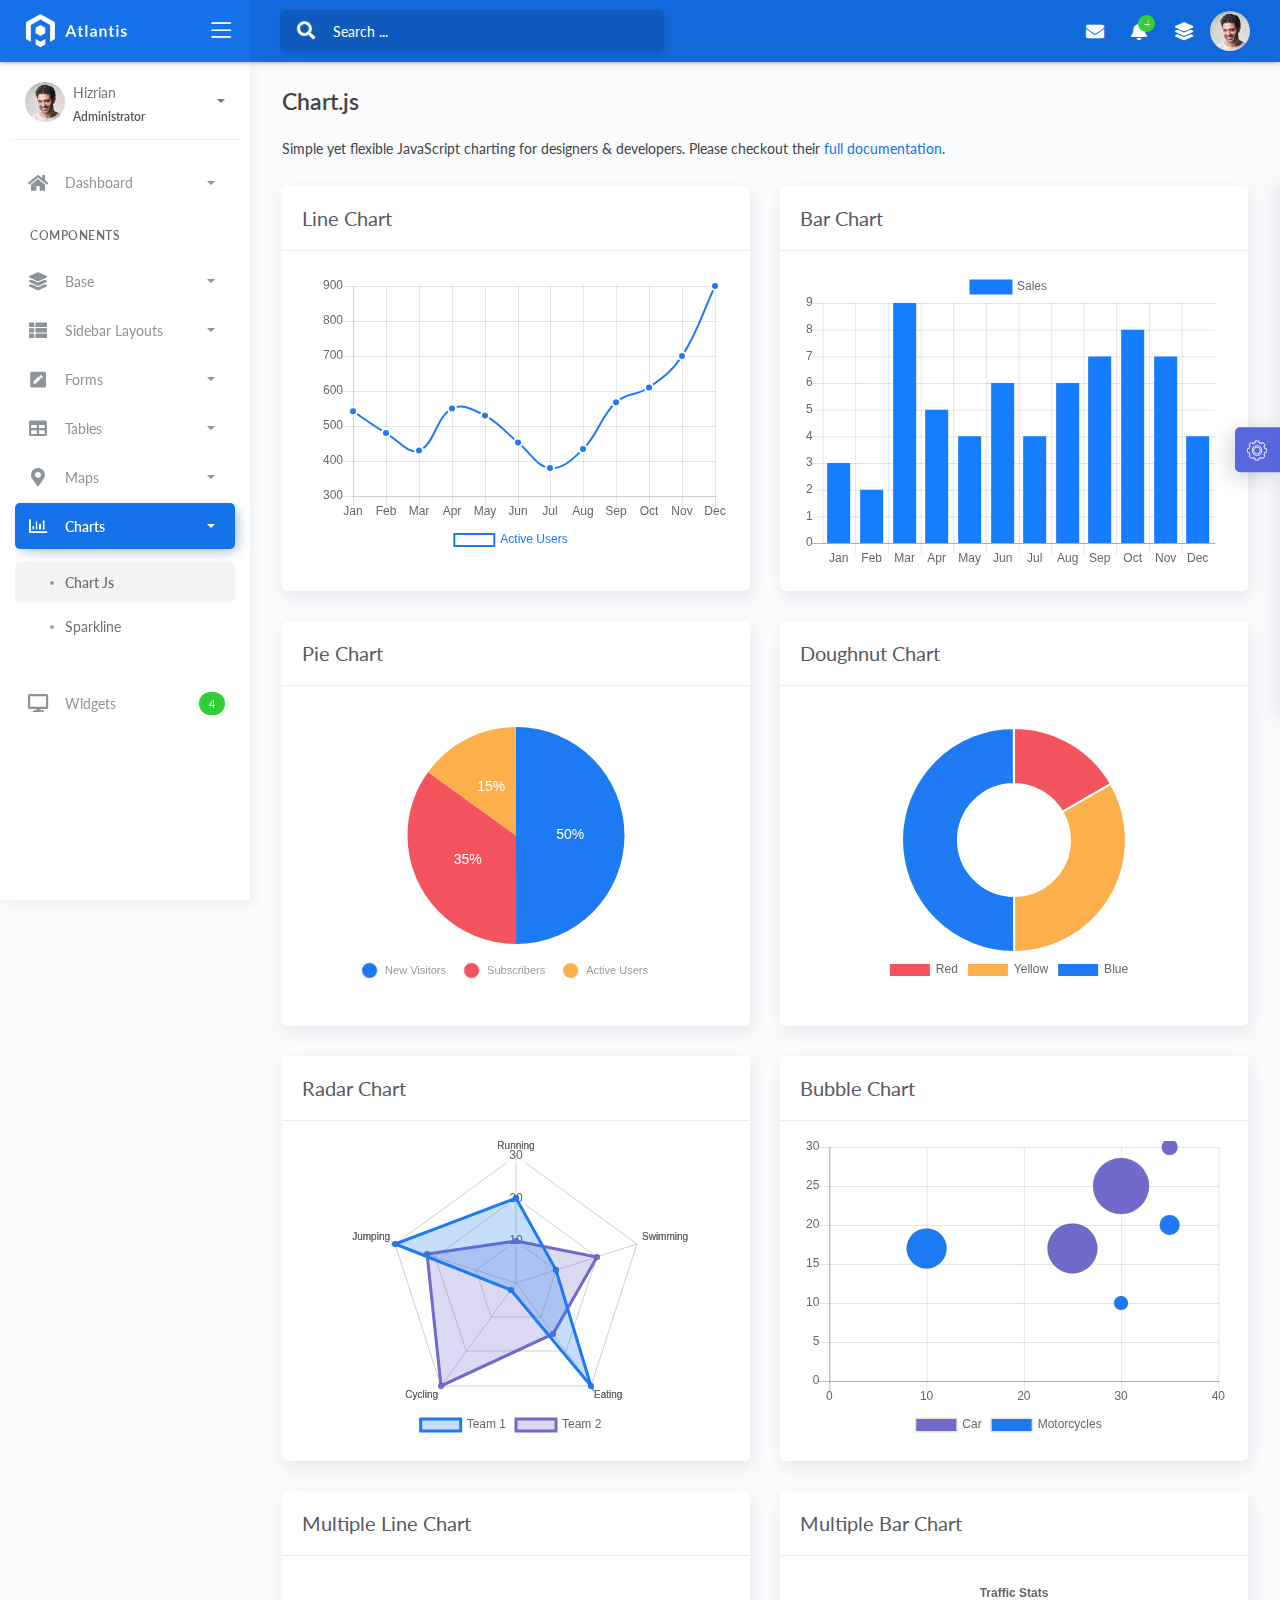
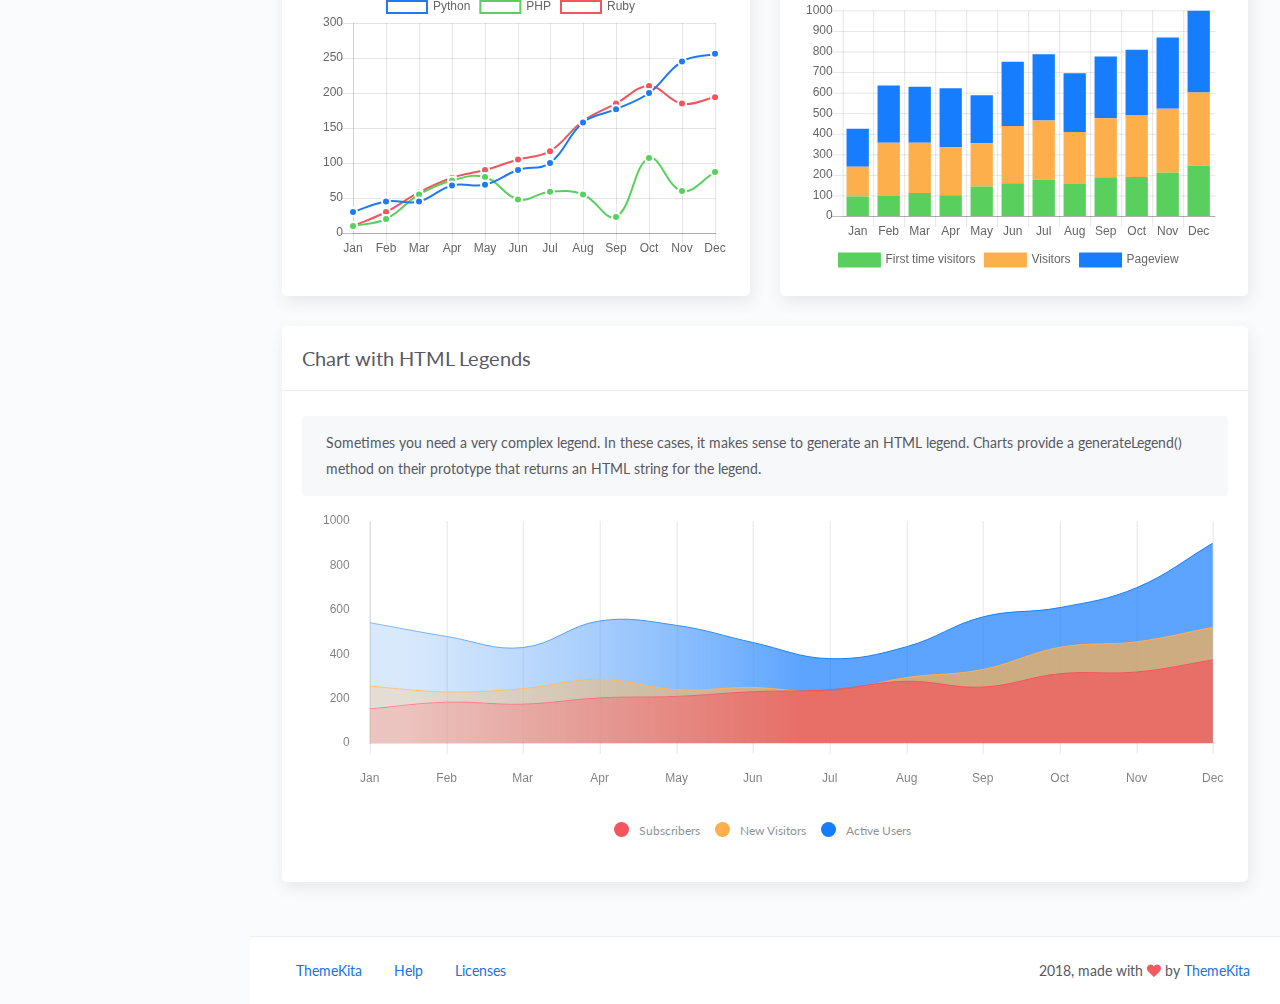
<file: charts/charts.html>
<!DOCTYPE html>
<html lang="en">
<head>
	<meta http-equiv="X-UA-Compatible" content="IE=edge" />
	<title>Atlantis Lite - Bootstrap 4 Admin Dashboard</title>
	<meta content='width=device-width, initial-scale=1.0, shrink-to-fit=no' name='viewport' />
	<link rel="icon" href="../../assets/img/icon.ico" type="image/x-icon"/>
	
	<!-- Fonts and icons -->
	<script src="../../assets/js/plugin/webfont/webfont.min.js"></script>
	<script>
		WebFont.load({
			google: {"families":["Lato:300,400,700,900"]},
			custom: {"families":["Flaticon", "Font Awesome 5 Solid", "Font Awesome 5 Regular", "Font Awesome 5 Brands", "simple-line-icons"], urls: ['../../assets/css/fonts.min.css']},
			active: function() {
				sessionStorage.fonts = true;
			}
		});
	</script>

	<!-- CSS Files -->
	<link rel="stylesheet" href="../../assets/css/bootstrap.min.css">
	<link rel="stylesheet" href="../../assets/css/atlantis.min.css">
	<!-- CSS Just for demo purpose, don't include it in your project -->
	<link rel="stylesheet" href="../../assets/css/demo.css">
</head>
<body>
	<div class="wrapper">
		<div class="main-header">
			<!-- Logo Header -->
			<div class="logo-header" data-background-color="blue">
				
				<a href="../index.html" class="logo">
					<img src="../../assets/img/logo.svg" alt="navbar brand" class="navbar-brand">
				</a>
				<button class="navbar-toggler sidenav-toggler ml-auto" type="button" data-toggle="collapse" data-target="collapse" aria-expanded="false" aria-label="Toggle navigation">
					<span class="navbar-toggler-icon">
						<i class="icon-menu"></i>
					</span>
				</button>
				<button class="topbar-toggler more"><i class="icon-options-vertical"></i></button>
				<div class="nav-toggle">
					<button class="btn btn-toggle toggle-sidebar">
						<i class="icon-menu"></i>
					</button>
				</div>
			</div>
			<!-- End Logo Header -->

			<!-- Navbar Header -->
			<nav class="navbar navbar-header navbar-expand-lg" data-background-color="blue2">
				
				<div class="container-fluid">
					<div class="collapse" id="search-nav">
						<form class="navbar-left navbar-form nav-search mr-md-3">
							<div class="input-group">
								<div class="input-group-prepend">
									<button type="submit" class="btn btn-search pr-1">
										<i class="fa fa-search search-icon"></i>
									</button>
								</div>
								<input type="text" placeholder="Search ..." class="form-control">
							</div>
						</form>
					</div>
					<ul class="navbar-nav topbar-nav ml-md-auto align-items-center">
						<li class="nav-item toggle-nav-search hidden-caret">
							<a class="nav-link" data-toggle="collapse" href="#search-nav" role="button" aria-expanded="false" aria-controls="search-nav">
								<i class="fa fa-search"></i>
							</a>
						</li>
						<li class="nav-item dropdown hidden-caret">
							<a class="nav-link dropdown-toggle" href="#" id="messageDropdown" role="button" data-toggle="dropdown" aria-haspopup="true" aria-expanded="false">
								<i class="fa fa-envelope"></i>
							</a>
							<ul class="dropdown-menu messages-notif-box animated fadeIn" aria-labelledby="messageDropdown">
								<li>
									<div class="dropdown-title d-flex justify-content-between align-items-center">
										Messages 									
										<a href="#" class="small">Mark all as read</a>
									</div>
								</li>
								<li>
									<div class="message-notif-scroll scrollbar-outer">
										<div class="notif-center">
											<a href="#">
												<div class="notif-img"> 
													<img src="../../assets/img/jm_denis.jpg" alt="Img Profile">
												</div>
												<div class="notif-content">
													<span class="subject">Jimmy Denis</span>
													<span class="block">
														How are you ?
													</span>
													<span class="time">5 minutes ago</span> 
												</div>
											</a>
											<a href="#">
												<div class="notif-img"> 
													<img src="../../assets/img/chadengle.jpg" alt="Img Profile">
												</div>
												<div class="notif-content">
													<span class="subject">Chad</span>
													<span class="block">
														Ok, Thanks !
													</span>
													<span class="time">12 minutes ago</span> 
												</div>
											</a>
											<a href="#">
												<div class="notif-img"> 
													<img src="../../assets/img/mlane.jpg" alt="Img Profile">
												</div>
												<div class="notif-content">
													<span class="subject">Jhon Doe</span>
													<span class="block">
														Ready for the meeting today...
													</span>
													<span class="time">12 minutes ago</span> 
												</div>
											</a>
											<a href="#">
												<div class="notif-img"> 
													<img src="../../assets/img/talha.jpg" alt="Img Profile">
												</div>
												<div class="notif-content">
													<span class="subject">Talha</span>
													<span class="block">
														Hi, Apa Kabar ?
													</span>
													<span class="time">17 minutes ago</span> 
												</div>
											</a>
										</div>
									</div>
								</li>
								<li>
									<a class="see-all" href="javascript:void(0);">See all messages<i class="fa fa-angle-right"></i> </a>
								</li>
							</ul>
						</li>
						<li class="nav-item dropdown hidden-caret">
							<a class="nav-link dropdown-toggle" href="#" id="notifDropdown" role="button" data-toggle="dropdown" aria-haspopup="true" aria-expanded="false">
								<i class="fa fa-bell"></i>
								<span class="notification">4</span>
							</a>
							<ul class="dropdown-menu notif-box animated fadeIn" aria-labelledby="notifDropdown">
								<li>
									<div class="dropdown-title">You have 4 new notification</div>
								</li>
								<li>
									<div class="notif-center">
										<a href="#">
											<div class="notif-icon notif-primary"> <i class="fa fa-user-plus"></i> </div>
											<div class="notif-content">
												<span class="block">
													New user registered
												</span>
												<span class="time">5 minutes ago</span> 
											</div>
										</a>
										<a href="#">
											<div class="notif-icon notif-success"> <i class="fa fa-comment"></i> </div>
											<div class="notif-content">
												<span class="block">
													Rahmad commented on Admin
												</span>
												<span class="time">12 minutes ago</span> 
											</div>
										</a>
										<a href="#">
											<div class="notif-img"> 
												<img src="../../assets/img/profile2.jpg" alt="Img Profile">
											</div>
											<div class="notif-content">
												<span class="block">
													Reza send messages to you
												</span>
												<span class="time">12 minutes ago</span> 
											</div>
										</a>
										<a href="#">
											<div class="notif-icon notif-danger"> <i class="fa fa-heart"></i> </div>
											<div class="notif-content">
												<span class="block">
													Farrah liked Admin
												</span>
												<span class="time">17 minutes ago</span> 
											</div>
										</a>
									</div>
								</li>
								<li>
									<a class="see-all" href="javascript:void(0);">See all notifications<i class="fa fa-angle-right"></i> </a>
								</li>
							</ul>
						</li>
						<li class="nav-item dropdown hidden-caret">
							<a class="nav-link" data-toggle="dropdown" href="#" aria-expanded="false">
								<i class="fas fa-layer-group"></i>
							</a>
							<div class="dropdown-menu quick-actions quick-actions-info animated fadeIn">
								<div class="quick-actions-header">
									<span class="title mb-1">Quick Actions</span>
									<span class="subtitle op-8">Shortcuts</span>
								</div>
								<div class="quick-actions-scroll scrollbar-outer">
									<div class="quick-actions-items">
										<div class="row m-0">
											<a class="col-6 col-md-4 p-0" href="#">
												<div class="quick-actions-item">
													<i class="flaticon-file-1"></i>
													<span class="text">Generated Report</span>
												</div>
											</a>
											<a class="col-6 col-md-4 p-0" href="#">
												<div class="quick-actions-item">
													<i class="flaticon-database"></i>
													<span class="text">Create New Database</span>
												</div>
											</a>
											<a class="col-6 col-md-4 p-0" href="#">
												<div class="quick-actions-item">
													<i class="flaticon-pen"></i>
													<span class="text">Create New Post</span>
												</div>
											</a>
											<a class="col-6 col-md-4 p-0" href="#">
												<div class="quick-actions-item">
													<i class="flaticon-interface-1"></i>
													<span class="text">Create New Task</span>
												</div>
											</a>
											<a class="col-6 col-md-4 p-0" href="#">
												<div class="quick-actions-item">
													<i class="flaticon-list"></i>
													<span class="text">Completed Tasks</span>
												</div>
											</a>
											<a class="col-6 col-md-4 p-0" href="#">
												<div class="quick-actions-item">
													<i class="flaticon-file"></i>
													<span class="text">Create New Invoice</span>
												</div>
											</a>
										</div>
									</div>
								</div>
							</div>
						</li>
						<li class="nav-item dropdown hidden-caret">
							<a class="dropdown-toggle profile-pic" data-toggle="dropdown" href="#" aria-expanded="false">
								<div class="avatar-sm">
									<img src="../../assets/img/profile.jpg" alt="..." class="avatar-img rounded-circle">
								</div>
							</a>
							<ul class="dropdown-menu dropdown-user animated fadeIn">
								<div class="dropdown-user-scroll scrollbar-outer">
									<li>
										<div class="user-box">
											<div class="avatar-lg"><img src="../../assets/img/profile.jpg" alt="image profile" class="avatar-img rounded"></div>
											<div class="u-text">
												<h4>Hizrian</h4>
												<p class="text-muted">hello@example.com</p><a href="profile.html" class="btn btn-xs btn-secondary btn-sm">View Profile</a>
											</div>
										</div>
									</li>
									<li>
										<div class="dropdown-divider"></div>
										<a class="dropdown-item" href="#">My Profile</a>
										<a class="dropdown-item" href="#">My Balance</a>
										<a class="dropdown-item" href="#">Inbox</a>
										<div class="dropdown-divider"></div>
										<a class="dropdown-item" href="#">Account Setting</a>
										<div class="dropdown-divider"></div>
										<a class="dropdown-item" href="#">Logout</a>
									</li>
								</div>
							</ul>
						</li>
					</ul>
				</div>
			</nav>
			<!-- End Navbar -->
		</div>
		<!-- Sidebar -->
		<div class="sidebar sidebar-style-2">
			
			<div class="sidebar-wrapper scrollbar scrollbar-inner">
				<div class="sidebar-content">
					<div class="user">
						<div class="avatar-sm float-left mr-2">
							<img src="../../assets/img/profile.jpg" alt="..." class="avatar-img rounded-circle">
						</div>
						<div class="info">
							<a data-toggle="collapse" href="#collapseExample" aria-expanded="true">
								<span>
									Hizrian
									<span class="user-level">Administrator</span>
									<span class="caret"></span>
								</span>
							</a>
							<div class="clearfix"></div>

							<div class="collapse in" id="collapseExample">
								<ul class="nav">
									<li>
										<a href="#profile">
											<span class="link-collapse">My Profile</span>
										</a>
									</li>
									<li>
										<a href="#edit">
											<span class="link-collapse">Edit Profile</span>
										</a>
									</li>
									<li>
										<a href="#settings">
											<span class="link-collapse">Settings</span>
										</a>
									</li>
								</ul>
							</div>
						</div>
					</div>
					<ul class="nav nav-primary">
						<li class="nav-item">
							<a data-toggle="collapse" href="#dashboard" class="collapsed" aria-expanded="false">
								<i class="fas fa-home"></i>
								<p>Dashboard</p>
								<span class="caret"></span>
							</a>
							<div class="collapse" id="dashboard">
								<ul class="nav nav-collapse">
									<li>
										<a href="../../demo1/index.html">
											<span class="sub-item">Dashboard 1</span>
										</a>
									</li>
									<li>
										<a href="../../demo2/index.html">
											<span class="sub-item">Dashboard 2</span>
										</a>
									</li>
								</ul>
							</div>
						</li>
						<li class="nav-section">
							<span class="sidebar-mini-icon">
								<i class="fa fa-ellipsis-h"></i>
							</span>
							<h4 class="text-section">Components</h4>
						</li>
						<li class="nav-item">
							<a data-toggle="collapse" href="#base">
								<i class="fas fa-layer-group"></i>
								<p>Base</p>
								<span class="caret"></span>
							</a>
							<div class="collapse" id="base">
								<ul class="nav nav-collapse">
									<li>
										<a href="../components/avatars.html">
											<span class="sub-item">Avatars</span>
										</a>
									</li>
									<li>
										<a href="../components/buttons.html">
											<span class="sub-item">Buttons</span>
										</a>
									</li>
									<li>
										<a href="../components/gridsystem.html">
											<span class="sub-item">Grid System</span>
										</a>
									</li>
									<li>
										<a href="../components/panels.html">
											<span class="sub-item">Panels</span>
										</a>
									</li>
									<li>
										<a href="../components/notifications.html">
											<span class="sub-item">Notifications</span>
										</a>
									</li>
									<li>
										<a href="../components/sweetalert.html">
											<span class="sub-item">Sweet Alert</span>
										</a>
									</li>
									<li>
										<a href="../components/font-awesome-icons.html">
											<span class="sub-item">Font Awesome Icons</span>
										</a>
									</li>
									<li>
										<a href="../components/simple-line-icons.html">
											<span class="sub-item">Simple Line Icons</span>
										</a>
									</li>
									<li>
										<a href="../components/flaticons.html">
											<span class="sub-item">Flaticons</span>
										</a>
									</li>
									<li>
										<a href="../components/typography.html">
											<span class="sub-item">Typography</span>
										</a>
									</li>
								</ul>
							</div>
						</li>
						<li class="nav-item">
							<a data-toggle="collapse" href="#sidebarLayouts">
								<i class="fas fa-th-list"></i>
								<p>Sidebar Layouts</p>
								<span class="caret"></span>
							</a>
							<div class="collapse" id="sidebarLayouts">
								<ul class="nav nav-collapse">
									<li>
										<a href="../sidebar-style-1.html">
											<span class="sub-item">Sidebar Style 1</span>
										</a>
									</li>
									<li>
										<a href="../overlay-sidebar.html">
											<span class="sub-item">Overlay Sidebar</span>
										</a>
									</li>
									<li>
										<a href="../compact-sidebar.html">
											<span class="sub-item">Compact Sidebar</span>
										</a>
									</li>
									<li>
										<a href="../static-sidebar.html">
											<span class="sub-item">Static Sidebar</span>
										</a>
									</li>
									<li>
										<a href="../icon-menu.html">
											<span class="sub-item">Icon Menu</span>
										</a>
									</li>
								</ul>
							</div>
						</li>
						<li class="nav-item">
							<a data-toggle="collapse" href="#forms">
								<i class="fas fa-pen-square"></i>
								<p>Forms</p>
								<span class="caret"></span>
							</a>
							<div class="collapse" id="forms">
								<ul class="nav nav-collapse">
									<li>
										<a href="../forms/forms.html">
											<span class="sub-item">Basic Form</span>
										</a>
									</li>
								</ul>
							</div>
						</li>
						<li class="nav-item">
							<a data-toggle="collapse" href="#tables">
								<i class="fas fa-table"></i>
								<p>Tables</p>
								<span class="caret"></span>
							</a>
							<div class="collapse" id="tables">
								<ul class="nav nav-collapse">
									<li>
										<a href="../tables/tables.html">
											<span class="sub-item">Basic Table</span>
										</a>
									</li>
									<li>
										<a href="../tables/datatables.html">
											<span class="sub-item">Datatables</span>
										</a>
									</li>
								</ul>
							</div>
						</li>
						<li class="nav-item">
							<a data-toggle="collapse" href="#maps">
								<i class="fas fa-map-marker-alt"></i>
								<p>Maps</p>
								<span class="caret"></span>
							</a>
							<div class="collapse" id="maps">
								<ul class="nav nav-collapse">
									<li>
										<a href="../maps/jqvmap.html">
											<span class="sub-item">JQVMap</span>
										</a>
									</li>
								</ul>
							</div>
						</li>
						<li class="nav-item active submenu">
							<a data-toggle="collapse" href="#charts">
								<i class="far fa-chart-bar"></i>
								<p>Charts</p>
								<span class="caret"></span>
							</a>
							<div class="collapse show" id="charts">
								<ul class="nav nav-collapse">
									<li class="active">
										<a href="../charts/charts.html">
											<span class="sub-item">Chart Js</span>
										</a>
									</li>
									<li>
										<a href="../charts/sparkline.html">
											<span class="sub-item">Sparkline</span>
										</a>
									</li>
								</ul>
							</div>
						</li>
						<li class="nav-item">
							<a href="../widgets.html">
								<i class="fas fa-desktop"></i>
								<p>Widgets</p>
								<span class="badge badge-success">4</span>
							</a>
						</li>
					</ul>
				</div>
			</div>
		</div>
		<div class="main-panel">
			<div class="content">
				<div class="page-inner">
					<h4 class="page-title">Chart.js</h4>
					<div class="page-category">Simple yet flexible JavaScript charting for designers & developers. Please checkout their <a href="https://www.chartjs.org/" target="_blank">full documentation</a>.</div>
					<div class="row">
						<div class="col-md-6">
							<div class="card">
								<div class="card-header">
									<div class="card-title">Line Chart</div>
								</div>
								<div class="card-body">
									<div class="chart-container">
										<canvas id="lineChart"></canvas>
									</div>
								</div>
							</div>
						</div>
						<div class="col-md-6">
							<div class="card">
								<div class="card-header">
									<div class="card-title">Bar Chart</div>
								</div>
								<div class="card-body">
									<div class="chart-container">
										<canvas id="barChart"></canvas>
									</div>
								</div>
							</div>
						</div>
						<div class="col-md-6">
							<div class="card">
								<div class="card-header">
									<div class="card-title">Pie Chart</div>
								</div>
								<div class="card-body">
									<div class="chart-container">
										<canvas id="pieChart" style="width: 50%; height: 50%"></canvas>
									</div>
								</div>
							</div>
						</div>
						<div class="col-md-6">
							<div class="card">
								<div class="card-header">
									<div class="card-title">Doughnut Chart</div>
								</div>
								<div class="card-body">
									<div class="chart-container">
										<canvas id="doughnutChart" style="width: 50%; height: 50%"></canvas>
									</div>
								</div>
							</div>
						</div>
						<div class="col-md-6">
							<div class="card">
								<div class="card-header">
									<div class="card-title">Radar Chart</div>
								</div>
								<div class="card-body">
									<div class="chart-container">
										<canvas id="radarChart"></canvas>
									</div>
								</div>
							</div>
						</div>
						<div class="col-md-6">
							<div class="card">
								<div class="card-header">
									<div class="card-title">Bubble Chart</div>
								</div>
								<div class="card-body">
									<div class="chart-container">
										<canvas id="bubbleChart"></canvas>
									</div>
								</div>
							</div>
						</div>
						<div class="col-md-6">
							<div class="card">
								<div class="card-header">
									<div class="card-title">Multiple Line Chart</div>
								</div>
								<div class="card-body">
									<div class="chart-container">
										<canvas id="multipleLineChart"></canvas>
									</div>
								</div>
							</div>
						</div>
						<div class="col-md-6">
							<div class="card">
								<div class="card-header">
									<div class="card-title">Multiple Bar Chart</div>
								</div>
								<div class="card-body">
									<div class="chart-container">
										<canvas id="multipleBarChart"></canvas>
									</div>
								</div>
							</div>
						</div>
						<div class="col-md-12">
							<div class="card">
								<div class="card-header">
									<div class="card-title">Chart with HTML Legends</div>
								</div>
								<div class="card-body">
									<div class="card-sub">
										Sometimes you need a very complex legend. In these cases, it makes sense to generate an HTML legend. Charts provide a generateLegend() method on their prototype that returns an HTML string for the legend.
									</div>
									<div class="chart-container">
										<canvas id="htmlLegendsChart"></canvas>
									</div>
									<div id="myChartLegend"></div>
								</div>
							</div>
						</div>
					</div>
				</div>
			</div>
			<footer class="footer">
				<div class="container-fluid">
					<nav class="pull-left">
						<ul class="nav">
							<li class="nav-item">
								<a class="nav-link" href="https://www.themekita.com">
									ThemeKita
								</a>
							</li>
							<li class="nav-item">
								<a class="nav-link" href="#">
									Help
								</a>
							</li>
							<li class="nav-item">
								<a class="nav-link" href="#">
									Licenses
								</a>
							</li>
						</ul>
					</nav>
					<div class="copyright ml-auto">
						2018, made with <i class="fa fa-heart heart text-danger"></i> by <a href="https://www.themekita.com">ThemeKita</a>
					</div>				
				</div>
			</footer>
		</div>
		
		<!-- Custom template | don't include it in your project! -->
		<div class="custom-template">
			<div class="title">Settings</div>
			<div class="custom-content">
				<div class="switcher">
					<div class="switch-block">
						<h4>Logo Header</h4>
						<div class="btnSwitch">
							<button type="button" class="changeLogoHeaderColor" data-color="dark"></button>
							<button type="button" class="selected changeLogoHeaderColor" data-color="blue"></button>
							<button type="button" class="changeLogoHeaderColor" data-color="purple"></button>
							<button type="button" class="changeLogoHeaderColor" data-color="light-blue"></button>
							<button type="button" class="changeLogoHeaderColor" data-color="green"></button>
							<button type="button" class="changeLogoHeaderColor" data-color="orange"></button>
							<button type="button" class="changeLogoHeaderColor" data-color="red"></button>
							<button type="button" class="changeLogoHeaderColor" data-color="white"></button>
							<br/>
							<button type="button" class="changeLogoHeaderColor" data-color="dark2"></button>
							<button type="button" class="changeLogoHeaderColor" data-color="blue2"></button>
							<button type="button" class="changeLogoHeaderColor" data-color="purple2"></button>
							<button type="button" class="changeLogoHeaderColor" data-color="light-blue2"></button>
							<button type="button" class="changeLogoHeaderColor" data-color="green2"></button>
							<button type="button" class="changeLogoHeaderColor" data-color="orange2"></button>
							<button type="button" class="changeLogoHeaderColor" data-color="red2"></button>
						</div>
					</div>
					<div class="switch-block">
						<h4>Navbar Header</h4>
						<div class="btnSwitch">
							<button type="button" class="changeTopBarColor" data-color="dark"></button>
							<button type="button" class="changeTopBarColor" data-color="blue"></button>
							<button type="button" class="changeTopBarColor" data-color="purple"></button>
							<button type="button" class="changeTopBarColor" data-color="light-blue"></button>
							<button type="button" class="changeTopBarColor" data-color="green"></button>
							<button type="button" class="changeTopBarColor" data-color="orange"></button>
							<button type="button" class="changeTopBarColor" data-color="red"></button>
							<button type="button" class="changeTopBarColor" data-color="white"></button>
							<br/>
							<button type="button" class="changeTopBarColor" data-color="dark2"></button>
							<button type="button" class="selected changeTopBarColor" data-color="blue2"></button>
							<button type="button" class="changeTopBarColor" data-color="purple2"></button>
							<button type="button" class="changeTopBarColor" data-color="light-blue2"></button>
							<button type="button" class="changeTopBarColor" data-color="green2"></button>
							<button type="button" class="changeTopBarColor" data-color="orange2"></button>
							<button type="button" class="changeTopBarColor" data-color="red2"></button>
						</div>
					</div>
					<div class="switch-block">
						<h4>Sidebar</h4>
						<div class="btnSwitch">
							<button type="button" class="selected changeSideBarColor" data-color="white"></button>
							<button type="button" class="changeSideBarColor" data-color="dark"></button>
							<button type="button" class="changeSideBarColor" data-color="dark2"></button>
						</div>
					</div>
					<div class="switch-block">
						<h4>Background</h4>
						<div class="btnSwitch">
							<button type="button" class="changeBackgroundColor" data-color="bg2"></button>
							<button type="button" class="changeBackgroundColor selected" data-color="bg1"></button>
							<button type="button" class="changeBackgroundColor" data-color="bg3"></button>
							<button type="button" class="changeBackgroundColor" data-color="dark"></button>
						</div>
					</div>
				</div>
			</div>
			<div class="custom-toggle">
				<i class="flaticon-settings"></i>
			</div>
		</div>
		<!-- End Custom template -->
	</div>
	<!--   Core JS Files   -->
	<script src="../../assets/js/core/jquery.3.2.1.min.js"></script>
	<script src="../../assets/js/core/popper.min.js"></script>
	<script src="../../assets/js/core/bootstrap.min.js"></script>
	<!-- jQuery UI -->
	<script src="../../assets/js/plugin/jquery-ui-1.12.1.custom/jquery-ui.min.js"></script>
	<script src="../../assets/js/plugin/jquery-ui-touch-punch/jquery.ui.touch-punch.min.js"></script>
	<!-- Chart JS -->
	<script src="../../assets/js/plugin/chart.js/chart.min.js"></script>
	
	<!-- jQuery Scrollbar -->
	<script src="../../assets/js/plugin/jquery-scrollbar/jquery.scrollbar.min.js"></script>
	<!-- Atlantis JS -->
	<script src="../../assets/js/atlantis.min.js"></script>
	<!-- Atlantis DEMO methods, don't include it in your project! -->
	<script src="../../assets/js/setting-demo2.js"></script>
	<script>
		var lineChart = document.getElementById('lineChart').getContext('2d'),
		barChart = document.getElementById('barChart').getContext('2d'),
		pieChart = document.getElementById('pieChart').getContext('2d'),
		doughnutChart = document.getElementById('doughnutChart').getContext('2d'),
		radarChart = document.getElementById('radarChart').getContext('2d'),
		bubbleChart = document.getElementById('bubbleChart').getContext('2d'),
		multipleLineChart = document.getElementById('multipleLineChart').getContext('2d'),
		multipleBarChart = document.getElementById('multipleBarChart').getContext('2d'),
		htmlLegendsChart = document.getElementById('htmlLegendsChart').getContext('2d');

		var myLineChart = new Chart(lineChart, {
			type: 'line',
			data: {
				labels: ["Jan", "Feb", "Mar", "Apr", "May", "Jun", "Jul", "Aug", "Sep", "Oct", "Nov", "Dec"],
				datasets: [{
					label: "Active Users",
					borderColor: "#1d7af3",
					pointBorderColor: "#FFF",
					pointBackgroundColor: "#1d7af3",
					pointBorderWidth: 2,
					pointHoverRadius: 4,
					pointHoverBorderWidth: 1,
					pointRadius: 4,
					backgroundColor: 'transparent',
					fill: true,
					borderWidth: 2,
					data: [542, 480, 430, 550, 530, 453, 380, 434, 568, 610, 700, 900]
				}]
			},
			options : {
				responsive: true, 
				maintainAspectRatio: false,
				legend: {
					position: 'bottom',
					labels : {
						padding: 10,
						fontColor: '#1d7af3',
					}
				},
				tooltips: {
					bodySpacing: 4,
					mode:"nearest",
					intersect: 0,
					position:"nearest",
					xPadding:10,
					yPadding:10,
					caretPadding:10
				},
				layout:{
					padding:{left:15,right:15,top:15,bottom:15}
				}
			}
		});

		var myBarChart = new Chart(barChart, {
			type: 'bar',
			data: {
				labels: ["Jan", "Feb", "Mar", "Apr", "May", "Jun", "Jul", "Aug", "Sep", "Oct", "Nov", "Dec"],
				datasets : [{
					label: "Sales",
					backgroundColor: 'rgb(23, 125, 255)',
					borderColor: 'rgb(23, 125, 255)',
					data: [3, 2, 9, 5, 4, 6, 4, 6, 7, 8, 7, 4],
				}],
			},
			options: {
				responsive: true, 
				maintainAspectRatio: false,
				scales: {
					yAxes: [{
						ticks: {
							beginAtZero:true
						}
					}]
				},
			}
		});

		var myPieChart = new Chart(pieChart, {
			type: 'pie',
			data: {
				datasets: [{
					data: [50, 35, 15],
					backgroundColor :["#1d7af3","#f3545d","#fdaf4b"],
					borderWidth: 0
				}],
				labels: ['New Visitors', 'Subscribers', 'Active Users'] 
			},
			options : {
				responsive: true, 
				maintainAspectRatio: false,
				legend: {
					position : 'bottom',
					labels : {
						fontColor: 'rgb(154, 154, 154)',
						fontSize: 11,
						usePointStyle : true,
						padding: 20
					}
				},
				pieceLabel: {
					render: 'percentage',
					fontColor: 'white',
					fontSize: 14,
				},
				tooltips: false,
				layout: {
					padding: {
						left: 20,
						right: 20,
						top: 20,
						bottom: 20
					}
				}
			}
		})

		var myDoughnutChart = new Chart(doughnutChart, {
			type: 'doughnut',
			data: {
				datasets: [{
					data: [10, 20, 30],
					backgroundColor: ['#f3545d','#fdaf4b','#1d7af3']
				}],

				labels: [
				'Red',
				'Yellow',
				'Blue'
				]
			},
			options: {
				responsive: true, 
				maintainAspectRatio: false,
				legend : {
					position: 'bottom'
				},
				layout: {
					padding: {
						left: 20,
						right: 20,
						top: 20,
						bottom: 20
					}
				}
			}
		});

		var myRadarChart = new Chart(radarChart, {
			type: 'radar',
			data: {
				labels: ['Running', 'Swimming', 'Eating', 'Cycling', 'Jumping'],
				datasets: [{
					data: [20, 10, 30, 2, 30],
					borderColor: '#1d7af3',
					backgroundColor : 'rgba(29, 122, 243, 0.25)',
					pointBackgroundColor: "#1d7af3",
					pointHoverRadius: 4,
					pointRadius: 3,
					label: 'Team 1'
				}, {
					data: [10, 20, 15, 30, 22],
					borderColor: '#716aca',
					backgroundColor: 'rgba(113, 106, 202, 0.25)',
					pointBackgroundColor: "#716aca",
					pointHoverRadius: 4,
					pointRadius: 3,
					label: 'Team 2'
				},
				]
			},
			options : {
				responsive: true, 
				maintainAspectRatio: false,
				legend : {
					position: 'bottom'
				}
			}
		});

		var myBubbleChart = new Chart(bubbleChart,{
			type: 'bubble',
			data: {
				datasets:[{
					label: "Car", 
					data:[{x:25,y:17,r:25},{x:30,y:25,r:28}, {x:35,y:30,r:8}], 
					backgroundColor:"#716aca"
				},
				{
					label: "Motorcycles", 
					data:[{x:10,y:17,r:20},{x:30,y:10,r:7}, {x:35,y:20,r:10}], 
					backgroundColor:"#1d7af3"
				}],
			},
			options: {
				responsive: true, 
				maintainAspectRatio: false,
				legend: {
					position: 'bottom'
				},
				scales: {
					yAxes: [{
						ticks: {
							beginAtZero:true
						}
					}],
					xAxes: [{
						ticks: {
							beginAtZero:true
						}
					}]
				},
			}
		});

		var myMultipleLineChart = new Chart(multipleLineChart, {
			type: 'line',
			data: {
				labels: ["Jan", "Feb", "Mar", "Apr", "May", "Jun", "Jul", "Aug", "Sep", "Oct", "Nov", "Dec"],
				datasets: [{
					label: "Python",
					borderColor: "#1d7af3",
					pointBorderColor: "#FFF",
					pointBackgroundColor: "#1d7af3",
					pointBorderWidth: 2,
					pointHoverRadius: 4,
					pointHoverBorderWidth: 1,
					pointRadius: 4,
					backgroundColor: 'transparent',
					fill: true,
					borderWidth: 2,
					data: [30, 45, 45, 68, 69, 90, 100, 158, 177, 200, 245, 256]
				},{
					label: "PHP",
					borderColor: "#59d05d",
					pointBorderColor: "#FFF",
					pointBackgroundColor: "#59d05d",
					pointBorderWidth: 2,
					pointHoverRadius: 4,
					pointHoverBorderWidth: 1,
					pointRadius: 4,
					backgroundColor: 'transparent',
					fill: true,
					borderWidth: 2,
					data: [10, 20, 55, 75, 80, 48, 59, 55, 23, 107, 60, 87]
				}, {
					label: "Ruby",
					borderColor: "#f3545d",
					pointBorderColor: "#FFF",
					pointBackgroundColor: "#f3545d",
					pointBorderWidth: 2,
					pointHoverRadius: 4,
					pointHoverBorderWidth: 1,
					pointRadius: 4,
					backgroundColor: 'transparent',
					fill: true,
					borderWidth: 2,
					data: [10, 30, 58, 79, 90, 105, 117, 160, 185, 210, 185, 194]
				}]
			},
			options : {
				responsive: true, 
				maintainAspectRatio: false,
				legend: {
					position: 'top',
				},
				tooltips: {
					bodySpacing: 4,
					mode:"nearest",
					intersect: 0,
					position:"nearest",
					xPadding:10,
					yPadding:10,
					caretPadding:10
				},
				layout:{
					padding:{left:15,right:15,top:15,bottom:15}
				}
			}
		});

		var myMultipleBarChart = new Chart(multipleBarChart, {
			type: 'bar',
			data: {
				labels: ["Jan", "Feb", "Mar", "Apr", "May", "Jun", "Jul", "Aug", "Sep", "Oct", "Nov", "Dec"],
				datasets : [{
					label: "First time visitors",
					backgroundColor: '#59d05d',
					borderColor: '#59d05d',
					data: [95, 100, 112, 101, 144, 159, 178, 156, 188, 190, 210, 245],
				},{
					label: "Visitors",
					backgroundColor: '#fdaf4b',
					borderColor: '#fdaf4b',
					data: [145, 256, 244, 233, 210, 279, 287, 253, 287, 299, 312,356],
				}, {
					label: "Pageview",
					backgroundColor: '#177dff',
					borderColor: '#177dff',
					data: [185, 279, 273, 287, 234, 312, 322, 286, 301, 320, 346, 399],
				}],
			},
			options: {
				responsive: true, 
				maintainAspectRatio: false,
				legend: {
					position : 'bottom'
				},
				title: {
					display: true,
					text: 'Traffic Stats'
				},
				tooltips: {
					mode: 'index',
					intersect: false
				},
				responsive: true,
				scales: {
					xAxes: [{
						stacked: true,
					}],
					yAxes: [{
						stacked: true
					}]
				}
			}
		});

		// Chart with HTML Legends

		var gradientStroke = htmlLegendsChart.createLinearGradient(500, 0, 100, 0);
		gradientStroke.addColorStop(0, '#177dff');
		gradientStroke.addColorStop(1, '#80b6f4');

		var gradientFill = htmlLegendsChart.createLinearGradient(500, 0, 100, 0);
		gradientFill.addColorStop(0, "rgba(23, 125, 255, 0.7)");
		gradientFill.addColorStop(1, "rgba(128, 182, 244, 0.3)");

		var gradientStroke2 = htmlLegendsChart.createLinearGradient(500, 0, 100, 0);
		gradientStroke2.addColorStop(0, '#f3545d');
		gradientStroke2.addColorStop(1, '#ff8990');

		var gradientFill2 = htmlLegendsChart.createLinearGradient(500, 0, 100, 0);
		gradientFill2.addColorStop(0, "rgba(243, 84, 93, 0.7)");
		gradientFill2.addColorStop(1, "rgba(255, 137, 144, 0.3)");

		var gradientStroke3 = htmlLegendsChart.createLinearGradient(500, 0, 100, 0);
		gradientStroke3.addColorStop(0, '#fdaf4b');
		gradientStroke3.addColorStop(1, '#ffc478');

		var gradientFill3 = htmlLegendsChart.createLinearGradient(500, 0, 100, 0);
		gradientFill3.addColorStop(0, "rgba(253, 175, 75, 0.7)");
		gradientFill3.addColorStop(1, "rgba(255, 196, 120, 0.3)");

		var myHtmlLegendsChart = new Chart(htmlLegendsChart, {
			type: 'line',
			data: {
				labels: ["Jan", "Feb", "Mar", "Apr", "May", "Jun", "Jul", "Aug", "Sep", "Oct", "Nov", "Dec"],
				datasets: [ {
					label: "Subscribers",
					borderColor: gradientStroke2,
					pointBackgroundColor: gradientStroke2,
					pointRadius: 0,
					backgroundColor: gradientFill2,
					legendColor: '#f3545d',
					fill: true,
					borderWidth: 1,
					data: [154, 184, 175, 203, 210, 231, 240, 278, 252, 312, 320, 374]
				}, {
					label: "New Visitors",
					borderColor: gradientStroke3,
					pointBackgroundColor: gradientStroke3,
					pointRadius: 0,
					backgroundColor: gradientFill3,
					legendColor: '#fdaf4b',
					fill: true,
					borderWidth: 1,
					data: [256, 230, 245, 287, 240, 250, 230, 295, 331, 431, 456, 521]
				}, {
					label: "Active Users",
					borderColor: gradientStroke,
					pointBackgroundColor: gradientStroke,
					pointRadius: 0,
					backgroundColor: gradientFill,
					legendColor: '#177dff',
					fill: true,
					borderWidth: 1,
					data: [542, 480, 430, 550, 530, 453, 380, 434, 568, 610, 700, 900]
				}]
			},
			options : {
				responsive: true, 
				maintainAspectRatio: false,
				legend: {
					display: false
				},
				tooltips: {
					bodySpacing: 4,
					mode:"nearest",
					intersect: 0,
					position:"nearest",
					xPadding:10,
					yPadding:10,
					caretPadding:10
				},
				layout:{
					padding:{left:15,right:15,top:15,bottom:15}
				},
				scales: {
					yAxes: [{
						ticks: {
							fontColor: "rgba(0,0,0,0.5)",
							fontStyle: "500",
							beginAtZero: false,
							maxTicksLimit: 5,
							padding: 20
						},
						gridLines: {
							drawTicks: false,
							display: false
						}
					}],
					xAxes: [{
						gridLines: {
							zeroLineColor: "transparent"
						},
						ticks: {
							padding: 20,
							fontColor: "rgba(0,0,0,0.5)",
							fontStyle: "500"
						}
					}]
				}, 
				legendCallback: function(chart) { 
					var text = []; 
					text.push('<ul class="' + chart.id + '-legend html-legend">'); 
					for (var i = 0; i < chart.data.datasets.length; i++) { 
						text.push('<li><span style="background-color:' + chart.data.datasets[i].legendColor + '"></span>'); 
						if (chart.data.datasets[i].label) { 
							text.push(chart.data.datasets[i].label); 
						} 
						text.push('</li>'); 
					} 
					text.push('</ul>'); 
					return text.join(''); 
				}  
			}
		});

		var myLegendContainer = document.getElementById("myChartLegend");

		// generate HTML legend
		myLegendContainer.innerHTML = myHtmlLegendsChart.generateLegend();

		// bind onClick event to all LI-tags of the legend
		var legendItems = myLegendContainer.getElementsByTagName('li');
		for (var i = 0; i < legendItems.length; i += 1) {
			legendItems[i].addEventListener("click", legendClickCallback, false);
		}

	</script>


</body>
</html>
</file>
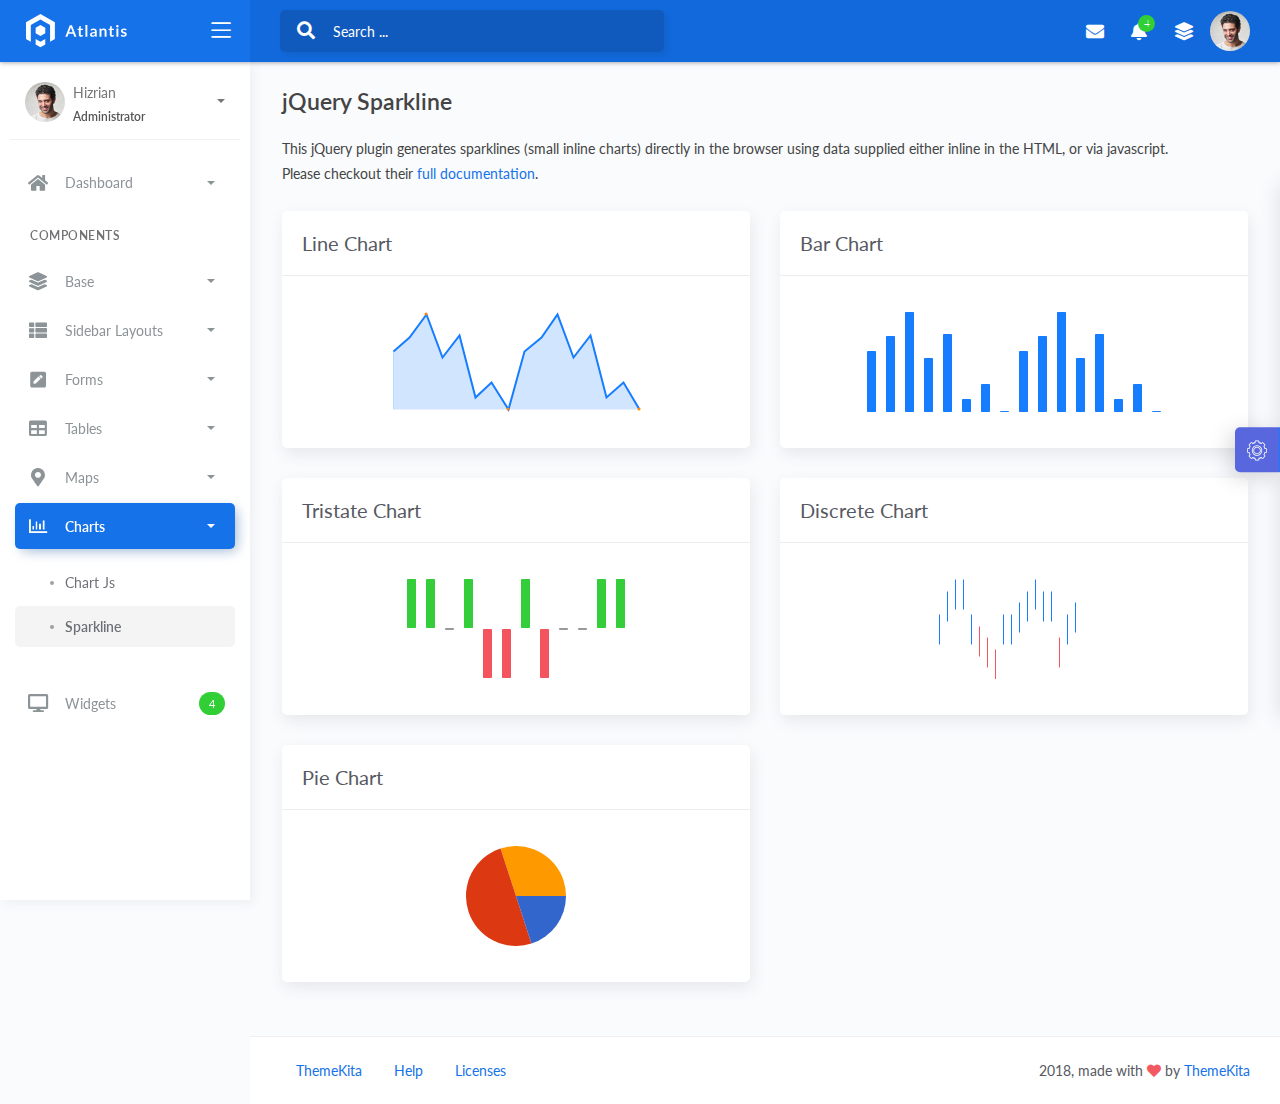
<file: charts/sparkline.html>
<!DOCTYPE html>
<html lang="en">
<head>
	<meta http-equiv="X-UA-Compatible" content="IE=edge" />
	<title>Atlantis Lite - Bootstrap 4 Admin Dashboard</title>
	<meta content='width=device-width, initial-scale=1.0, shrink-to-fit=no' name='viewport' />
	<link rel="icon" href="../../assets/img/icon.ico" type="image/x-icon"/>
	
	<!-- Fonts and icons -->
	<script src="../../assets/js/plugin/webfont/webfont.min.js"></script>
	<script>
		WebFont.load({
			google: {"families":["Lato:300,400,700,900"]},
			custom: {"families":["Flaticon", "Font Awesome 5 Solid", "Font Awesome 5 Regular", "Font Awesome 5 Brands", "simple-line-icons"], urls: ['../../assets/css/fonts.min.css']},
			active: function() {
				sessionStorage.fonts = true;
			}
		});
	</script>

	<!-- CSS Files -->
	<link rel="stylesheet" href="../../assets/css/bootstrap.min.css">
	<link rel="stylesheet" href="../../assets/css/atlantis.min.css">
	<!-- CSS Just for demo purpose, don't include it in your project -->
	<link rel="stylesheet" href="../../assets/css/demo.css">
</head>
<body>
	<div class="wrapper">
		<div class="main-header">
			<!-- Logo Header -->
			<div class="logo-header" data-background-color="blue">
				
				<a href="../index.html" class="logo">
					<img src="../../assets/img/logo.svg" alt="navbar brand" class="navbar-brand">
				</a>
				<button class="navbar-toggler sidenav-toggler ml-auto" type="button" data-toggle="collapse" data-target="collapse" aria-expanded="false" aria-label="Toggle navigation">
					<span class="navbar-toggler-icon">
						<i class="icon-menu"></i>
					</span>
				</button>
				<button class="topbar-toggler more"><i class="icon-options-vertical"></i></button>
				<div class="nav-toggle">
					<button class="btn btn-toggle toggle-sidebar">
						<i class="icon-menu"></i>
					</button>
				</div>
			</div>
			<!-- End Logo Header -->

			<!-- Navbar Header -->
			<nav class="navbar navbar-header navbar-expand-lg" data-background-color="blue2">
				
				<div class="container-fluid">
					<div class="collapse" id="search-nav">
						<form class="navbar-left navbar-form nav-search mr-md-3">
							<div class="input-group">
								<div class="input-group-prepend">
									<button type="submit" class="btn btn-search pr-1">
										<i class="fa fa-search search-icon"></i>
									</button>
								</div>
								<input type="text" placeholder="Search ..." class="form-control">
							</div>
						</form>
					</div>
					<ul class="navbar-nav topbar-nav ml-md-auto align-items-center">
						<li class="nav-item toggle-nav-search hidden-caret">
							<a class="nav-link" data-toggle="collapse" href="#search-nav" role="button" aria-expanded="false" aria-controls="search-nav">
								<i class="fa fa-search"></i>
							</a>
						</li>
						<li class="nav-item dropdown hidden-caret">
							<a class="nav-link dropdown-toggle" href="#" id="messageDropdown" role="button" data-toggle="dropdown" aria-haspopup="true" aria-expanded="false">
								<i class="fa fa-envelope"></i>
							</a>
							<ul class="dropdown-menu messages-notif-box animated fadeIn" aria-labelledby="messageDropdown">
								<li>
									<div class="dropdown-title d-flex justify-content-between align-items-center">
										Messages 									
										<a href="#" class="small">Mark all as read</a>
									</div>
								</li>
								<li>
									<div class="message-notif-scroll scrollbar-outer">
										<div class="notif-center">
											<a href="#">
												<div class="notif-img"> 
													<img src="../../assets/img/jm_denis.jpg" alt="Img Profile">
												</div>
												<div class="notif-content">
													<span class="subject">Jimmy Denis</span>
													<span class="block">
														How are you ?
													</span>
													<span class="time">5 minutes ago</span> 
												</div>
											</a>
											<a href="#">
												<div class="notif-img"> 
													<img src="../../assets/img/chadengle.jpg" alt="Img Profile">
												</div>
												<div class="notif-content">
													<span class="subject">Chad</span>
													<span class="block">
														Ok, Thanks !
													</span>
													<span class="time">12 minutes ago</span> 
												</div>
											</a>
											<a href="#">
												<div class="notif-img"> 
													<img src="../../assets/img/mlane.jpg" alt="Img Profile">
												</div>
												<div class="notif-content">
													<span class="subject">Jhon Doe</span>
													<span class="block">
														Ready for the meeting today...
													</span>
													<span class="time">12 minutes ago</span> 
												</div>
											</a>
											<a href="#">
												<div class="notif-img"> 
													<img src="../../assets/img/talha.jpg" alt="Img Profile">
												</div>
												<div class="notif-content">
													<span class="subject">Talha</span>
													<span class="block">
														Hi, Apa Kabar ?
													</span>
													<span class="time">17 minutes ago</span> 
												</div>
											</a>
										</div>
									</div>
								</li>
								<li>
									<a class="see-all" href="javascript:void(0);">See all messages<i class="fa fa-angle-right"></i> </a>
								</li>
							</ul>
						</li>
						<li class="nav-item dropdown hidden-caret">
							<a class="nav-link dropdown-toggle" href="#" id="notifDropdown" role="button" data-toggle="dropdown" aria-haspopup="true" aria-expanded="false">
								<i class="fa fa-bell"></i>
								<span class="notification">4</span>
							</a>
							<ul class="dropdown-menu notif-box animated fadeIn" aria-labelledby="notifDropdown">
								<li>
									<div class="dropdown-title">You have 4 new notification</div>
								</li>
								<li>
									<div class="notif-center">
										<a href="#">
											<div class="notif-icon notif-primary"> <i class="fa fa-user-plus"></i> </div>
											<div class="notif-content">
												<span class="block">
													New user registered
												</span>
												<span class="time">5 minutes ago</span> 
											</div>
										</a>
										<a href="#">
											<div class="notif-icon notif-success"> <i class="fa fa-comment"></i> </div>
											<div class="notif-content">
												<span class="block">
													Rahmad commented on Admin
												</span>
												<span class="time">12 minutes ago</span> 
											</div>
										</a>
										<a href="#">
											<div class="notif-img"> 
												<img src="../../assets/img/profile2.jpg" alt="Img Profile">
											</div>
											<div class="notif-content">
												<span class="block">
													Reza send messages to you
												</span>
												<span class="time">12 minutes ago</span> 
											</div>
										</a>
										<a href="#">
											<div class="notif-icon notif-danger"> <i class="fa fa-heart"></i> </div>
											<div class="notif-content">
												<span class="block">
													Farrah liked Admin
												</span>
												<span class="time">17 minutes ago</span> 
											</div>
										</a>
									</div>
								</li>
								<li>
									<a class="see-all" href="javascript:void(0);">See all notifications<i class="fa fa-angle-right"></i> </a>
								</li>
							</ul>
						</li>
						<li class="nav-item dropdown hidden-caret">
							<a class="nav-link" data-toggle="dropdown" href="#" aria-expanded="false">
								<i class="fas fa-layer-group"></i>
							</a>
							<div class="dropdown-menu quick-actions quick-actions-info animated fadeIn">
								<div class="quick-actions-header">
									<span class="title mb-1">Quick Actions</span>
									<span class="subtitle op-8">Shortcuts</span>
								</div>
								<div class="quick-actions-scroll scrollbar-outer">
									<div class="quick-actions-items">
										<div class="row m-0">
											<a class="col-6 col-md-4 p-0" href="#">
												<div class="quick-actions-item">
													<i class="flaticon-file-1"></i>
													<span class="text">Generated Report</span>
												</div>
											</a>
											<a class="col-6 col-md-4 p-0" href="#">
												<div class="quick-actions-item">
													<i class="flaticon-database"></i>
													<span class="text">Create New Database</span>
												</div>
											</a>
											<a class="col-6 col-md-4 p-0" href="#">
												<div class="quick-actions-item">
													<i class="flaticon-pen"></i>
													<span class="text">Create New Post</span>
												</div>
											</a>
											<a class="col-6 col-md-4 p-0" href="#">
												<div class="quick-actions-item">
													<i class="flaticon-interface-1"></i>
													<span class="text">Create New Task</span>
												</div>
											</a>
											<a class="col-6 col-md-4 p-0" href="#">
												<div class="quick-actions-item">
													<i class="flaticon-list"></i>
													<span class="text">Completed Tasks</span>
												</div>
											</a>
											<a class="col-6 col-md-4 p-0" href="#">
												<div class="quick-actions-item">
													<i class="flaticon-file"></i>
													<span class="text">Create New Invoice</span>
												</div>
											</a>
										</div>
									</div>
								</div>
							</div>
						</li>
						<li class="nav-item dropdown hidden-caret">
							<a class="dropdown-toggle profile-pic" data-toggle="dropdown" href="#" aria-expanded="false">
								<div class="avatar-sm">
									<img src="../../assets/img/profile.jpg" alt="..." class="avatar-img rounded-circle">
								</div>
							</a>
							<ul class="dropdown-menu dropdown-user animated fadeIn">
								<div class="dropdown-user-scroll scrollbar-outer">
									<li>
										<div class="user-box">
											<div class="avatar-lg"><img src="../../assets/img/profile.jpg" alt="image profile" class="avatar-img rounded"></div>
											<div class="u-text">
												<h4>Hizrian</h4>
												<p class="text-muted">hello@example.com</p><a href="profile.html" class="btn btn-xs btn-secondary btn-sm">View Profile</a>
											</div>
										</div>
									</li>
									<li>
										<div class="dropdown-divider"></div>
										<a class="dropdown-item" href="#">My Profile</a>
										<a class="dropdown-item" href="#">My Balance</a>
										<a class="dropdown-item" href="#">Inbox</a>
										<div class="dropdown-divider"></div>
										<a class="dropdown-item" href="#">Account Setting</a>
										<div class="dropdown-divider"></div>
										<a class="dropdown-item" href="#">Logout</a>
									</li>
								</div>
							</ul>
						</li>
					</ul>
				</div>
			</nav>
			<!-- End Navbar -->
		</div>
		<!-- Sidebar -->
		<div class="sidebar sidebar-style-2">
			
			<div class="sidebar-wrapper scrollbar scrollbar-inner">
				<div class="sidebar-content">
					<div class="user">
						<div class="avatar-sm float-left mr-2">
							<img src="../../assets/img/profile.jpg" alt="..." class="avatar-img rounded-circle">
						</div>
						<div class="info">
							<a data-toggle="collapse" href="#collapseExample" aria-expanded="true">
								<span>
									Hizrian
									<span class="user-level">Administrator</span>
									<span class="caret"></span>
								</span>
							</a>
							<div class="clearfix"></div>

							<div class="collapse in" id="collapseExample">
								<ul class="nav">
									<li>
										<a href="#profile">
											<span class="link-collapse">My Profile</span>
										</a>
									</li>
									<li>
										<a href="#edit">
											<span class="link-collapse">Edit Profile</span>
										</a>
									</li>
									<li>
										<a href="#settings">
											<span class="link-collapse">Settings</span>
										</a>
									</li>
								</ul>
							</div>
						</div>
					</div>
					<ul class="nav nav-primary">
						<li class="nav-item">
							<a data-toggle="collapse" href="#dashboard" class="collapsed" aria-expanded="false">
								<i class="fas fa-home"></i>
								<p>Dashboard</p>
								<span class="caret"></span>
							</a>
							<div class="collapse" id="dashboard">
								<ul class="nav nav-collapse">
									<li>
										<a href="../../demo1/index.html">
											<span class="sub-item">Dashboard 1</span>
										</a>
									</li>
									<li>
										<a href="../../demo2/index.html">
											<span class="sub-item">Dashboard 2</span>
										</a>
									</li>
								</ul>
							</div>
						</li>
						<li class="nav-section">
							<span class="sidebar-mini-icon">
								<i class="fa fa-ellipsis-h"></i>
							</span>
							<h4 class="text-section">Components</h4>
						</li>
						<li class="nav-item">
							<a data-toggle="collapse" href="#base">
								<i class="fas fa-layer-group"></i>
								<p>Base</p>
								<span class="caret"></span>
							</a>
							<div class="collapse" id="base">
								<ul class="nav nav-collapse">
									<li>
										<a href="../components/avatars.html">
											<span class="sub-item">Avatars</span>
										</a>
									</li>
									<li>
										<a href="../components/buttons.html">
											<span class="sub-item">Buttons</span>
										</a>
									</li>
									<li>
										<a href="../components/gridsystem.html">
											<span class="sub-item">Grid System</span>
										</a>
									</li>
									<li>
										<a href="../components/panels.html">
											<span class="sub-item">Panels</span>
										</a>
									</li>
									<li>
										<a href="../components/notifications.html">
											<span class="sub-item">Notifications</span>
										</a>
									</li>
									<li>
										<a href="../components/sweetalert.html">
											<span class="sub-item">Sweet Alert</span>
										</a>
									</li>
									<li>
										<a href="../components/font-awesome-icons.html">
											<span class="sub-item">Font Awesome Icons</span>
										</a>
									</li>
									<li>
										<a href="../components/simple-line-icons.html">
											<span class="sub-item">Simple Line Icons</span>
										</a>
									</li>
									<li>
										<a href="../components/flaticons.html">
											<span class="sub-item">Flaticons</span>
										</a>
									</li>
									<li>
										<a href="../components/typography.html">
											<span class="sub-item">Typography</span>
										</a>
									</li>
								</ul>
							</div>
						</li>
						<li class="nav-item">
							<a data-toggle="collapse" href="#sidebarLayouts">
								<i class="fas fa-th-list"></i>
								<p>Sidebar Layouts</p>
								<span class="caret"></span>
							</a>
							<div class="collapse" id="sidebarLayouts">
								<ul class="nav nav-collapse">
									<li>
										<a href="../sidebar-style-1.html">
											<span class="sub-item">Sidebar Style 1</span>
										</a>
									</li>
									<li>
										<a href="../overlay-sidebar.html">
											<span class="sub-item">Overlay Sidebar</span>
										</a>
									</li>
									<li>
										<a href="../compact-sidebar.html">
											<span class="sub-item">Compact Sidebar</span>
										</a>
									</li>
									<li>
										<a href="../static-sidebar.html">
											<span class="sub-item">Static Sidebar</span>
										</a>
									</li>
									<li>
										<a href="../icon-menu.html">
											<span class="sub-item">Icon Menu</span>
										</a>
									</li>
								</ul>
							</div>
						</li>
						<li class="nav-item">
							<a data-toggle="collapse" href="#forms">
								<i class="fas fa-pen-square"></i>
								<p>Forms</p>
								<span class="caret"></span>
							</a>
							<div class="collapse" id="forms">
								<ul class="nav nav-collapse">
									<li>
										<a href="../forms/forms.html">
											<span class="sub-item">Basic Form</span>
										</a>
									</li>
								</ul>
							</div>
						</li>
						<li class="nav-item">
							<a data-toggle="collapse" href="#tables">
								<i class="fas fa-table"></i>
								<p>Tables</p>
								<span class="caret"></span>
							</a>
							<div class="collapse" id="tables">
								<ul class="nav nav-collapse">
									<li>
										<a href="../tables/tables.html">
											<span class="sub-item">Basic Table</span>
										</a>
									</li>
									<li>
										<a href="../tables/datatables.html">
											<span class="sub-item">Datatables</span>
										</a>
									</li>
								</ul>
							</div>
						</li>
						<li class="nav-item">
							<a data-toggle="collapse" href="#maps">
								<i class="fas fa-map-marker-alt"></i>
								<p>Maps</p>
								<span class="caret"></span>
							</a>
							<div class="collapse" id="maps">
								<ul class="nav nav-collapse">
									<li>
										<a href="../maps/jqvmap.html">
											<span class="sub-item">JQVMap</span>
										</a>
									</li>
								</ul>
							</div>
						</li>
						<li class="nav-item active submenu">
							<a data-toggle="collapse" href="#charts">
								<i class="far fa-chart-bar"></i>
								<p>Charts</p>
								<span class="caret"></span>
							</a>
							<div class="collapse show" id="charts">
								<ul class="nav nav-collapse">
									<li>
										<a href="../charts/charts.html">
											<span class="sub-item">Chart Js</span>
										</a>
									</li>
									<li class="active">
										<a href="../charts/sparkline.html">
											<span class="sub-item">Sparkline</span>
										</a>
									</li>
								</ul>
							</div>
						</li>
						<li class="nav-item">
							<a href="../widgets.html">
								<i class="fas fa-desktop"></i>
								<p>Widgets</p>
								<span class="badge badge-success">4</span>
							</a>
						</li>
					</ul>
				</div>
			</div>
		</div>
		<div class="main-panel">
			<div class="content">
				<div class="page-inner">
					<h4 class="page-title">jQuery Sparkline</h4>
					<div class="page-category pr-md-5">This jQuery plugin generates sparklines (small inline charts) directly in the browser using data supplied either inline in the HTML, or via javascript. Please checkout their <a href="https://omnipotent.net/jquery.sparkline/#s-docs" target="_blank">full documentation</a>.</div>
					<div class="row">
						<div class="col-md-6">
							<div class="card">
								<div class="card-header">
									<div class="card-title">Line Chart</div>
								</div>
								<div class="card-body">
									<div class="d-flex justify-content-center p-3">
										<div id="lineChart"></div>
									</div>
								</div>
							</div>
						</div>
						<div class="col-md-6">
							<div class="card">
								<div class="card-header">
									<div class="card-title">Bar Chart</div>
								</div>
								<div class="card-body">
									<div class="d-flex justify-content-center p-3">
										<div id="barChart"></div>
									</div>
								</div>
							</div>
						</div>
						<div class="col-md-6">
							<div class="card">
								<div class="card-header">
									<div class="card-title">Tristate Chart</div>
								</div>
								<div class="card-body">
									<div class="d-flex justify-content-center p-3">
										<div id="sparktristateChart"></div>
									</div>
								</div>
							</div>
						</div>
						<div class="col-md-6">
							<div class="card">
								<div class="card-header">
									<div class="card-title">Discrete Chart</div>
								</div>
								<div class="card-body">
									<div class="d-flex justify-content-center p-3">
										<div id="discreteChart"></div>
									</div>
								</div>
							</div>
						</div>
						<div class="col-md-6">
							<div class="card">
								<div class="card-header">
									<div class="card-title">Pie Chart</div>
								</div>
								<div class="card-body">
									<div class="d-flex justify-content-center p-3">
										<div id="pieChart"></div>
									</div>
								</div>
							</div>
						</div>
					</div>
				</div>
			</div>
			<footer class="footer">
				<div class="container-fluid">
					<nav class="pull-left">
						<ul class="nav">
							<li class="nav-item">
								<a class="nav-link" href="https://www.themekita.com">
									ThemeKita
								</a>
							</li>
							<li class="nav-item">
								<a class="nav-link" href="#">
									Help
								</a>
							</li>
							<li class="nav-item">
								<a class="nav-link" href="#">
									Licenses
								</a>
							</li>
						</ul>
					</nav>
					<div class="copyright ml-auto">
						2018, made with <i class="fa fa-heart heart text-danger"></i> by <a href="https://www.themekita.com">ThemeKita</a>
					</div>				
				</div>
			</footer>
		</div>
		
		<!-- Custom template | don't include it in your project! -->
		<div class="custom-template">
			<div class="title">Settings</div>
			<div class="custom-content">
				<div class="switcher">
					<div class="switch-block">
						<h4>Logo Header</h4>
						<div class="btnSwitch">
							<button type="button" class="changeLogoHeaderColor" data-color="dark"></button>
							<button type="button" class="selected changeLogoHeaderColor" data-color="blue"></button>
							<button type="button" class="changeLogoHeaderColor" data-color="purple"></button>
							<button type="button" class="changeLogoHeaderColor" data-color="light-blue"></button>
							<button type="button" class="changeLogoHeaderColor" data-color="green"></button>
							<button type="button" class="changeLogoHeaderColor" data-color="orange"></button>
							<button type="button" class="changeLogoHeaderColor" data-color="red"></button>
							<button type="button" class="changeLogoHeaderColor" data-color="white"></button>
							<br/>
							<button type="button" class="changeLogoHeaderColor" data-color="dark2"></button>
							<button type="button" class="changeLogoHeaderColor" data-color="blue2"></button>
							<button type="button" class="changeLogoHeaderColor" data-color="purple2"></button>
							<button type="button" class="changeLogoHeaderColor" data-color="light-blue2"></button>
							<button type="button" class="changeLogoHeaderColor" data-color="green2"></button>
							<button type="button" class="changeLogoHeaderColor" data-color="orange2"></button>
							<button type="button" class="changeLogoHeaderColor" data-color="red2"></button>
						</div>
					</div>
					<div class="switch-block">
						<h4>Navbar Header</h4>
						<div class="btnSwitch">
							<button type="button" class="changeTopBarColor" data-color="dark"></button>
							<button type="button" class="changeTopBarColor" data-color="blue"></button>
							<button type="button" class="changeTopBarColor" data-color="purple"></button>
							<button type="button" class="changeTopBarColor" data-color="light-blue"></button>
							<button type="button" class="changeTopBarColor" data-color="green"></button>
							<button type="button" class="changeTopBarColor" data-color="orange"></button>
							<button type="button" class="changeTopBarColor" data-color="red"></button>
							<button type="button" class="changeTopBarColor" data-color="white"></button>
							<br/>
							<button type="button" class="changeTopBarColor" data-color="dark2"></button>
							<button type="button" class="selected changeTopBarColor" data-color="blue2"></button>
							<button type="button" class="changeTopBarColor" data-color="purple2"></button>
							<button type="button" class="changeTopBarColor" data-color="light-blue2"></button>
							<button type="button" class="changeTopBarColor" data-color="green2"></button>
							<button type="button" class="changeTopBarColor" data-color="orange2"></button>
							<button type="button" class="changeTopBarColor" data-color="red2"></button>
						</div>
					</div>
					<div class="switch-block">
						<h4>Sidebar</h4>
						<div class="btnSwitch">
							<button type="button" class="selected changeSideBarColor" data-color="white"></button>
							<button type="button" class="changeSideBarColor" data-color="dark"></button>
							<button type="button" class="changeSideBarColor" data-color="dark2"></button>
						</div>
					</div>
					<div class="switch-block">
						<h4>Background</h4>
						<div class="btnSwitch">
							<button type="button" class="changeBackgroundColor" data-color="bg2"></button>
							<button type="button" class="changeBackgroundColor selected" data-color="bg1"></button>
							<button type="button" class="changeBackgroundColor" data-color="bg3"></button>
							<button type="button" class="changeBackgroundColor" data-color="dark"></button>
						</div>
					</div>
				</div>
			</div>
			<div class="custom-toggle">
				<i class="flaticon-settings"></i>
			</div>
		</div>
		<!-- End Custom template -->
	</div>
	<!--   Core JS Files   -->
	<script src="../../assets/js/core/jquery.3.2.1.min.js"></script>
	<script src="../../assets/js/core/popper.min.js"></script>
	<script src="../../assets/js/core/bootstrap.min.js"></script>
	<!-- jQuery UI -->
	<script src="../../assets/js/plugin/jquery-ui-1.12.1.custom/jquery-ui.min.js"></script>
	<script src="../../assets/js/plugin/jquery-ui-touch-punch/jquery.ui.touch-punch.min.js"></script>
	<!-- Sparkline -->
	<script src="../../assets/js/plugin/jquery.sparkline/jquery.sparkline.min.js"></script>
	
	<!-- jQuery Scrollbar -->
	<script src="../../assets/js/plugin/jquery-scrollbar/jquery.scrollbar.min.js"></script>
	<!-- Atlantis JS -->
	<script src="../../assets/js/atlantis.min.js"></script>
	<!-- Atlantis DEMO methods, don't include it in your project! -->
	<script src="../../assets/js/setting-demo2.js"></script>
	<script>
		$('#lineChart').sparkline([102,109,120,99,110,80,87,74,102,109,120,99,110,80,87,74], {
			type: 'line',
			height: '100',
			width: '250',
			lineWidth: '2',
			lineColor: '#177dff',
			fillColor: 'rgba(23, 125, 255, 0.2)'
		});

		$('#barChart').sparkline([102,109,120,99,110,80,87,74,102,109,120,99,110,80,87,74], {
			type: 'bar',
			height: '100',
			barWidth: 9,
			barSpacing: 10,
			barColor: '#177dff'
		});

		$('#sparktristateChart').sparkline([1,1,0,1,-1,-1,1,-1,0,0,1,1], {
			type: 'tristate',
			posBarColor: '#35cd3a',
			negBarColor: '#f3545d',
			height: '100',
			barWidth: 9,
			barSpacing: 10,
		});

		$('#discreteChart').sparkline([4,6,7,7,4,3,2,1,4,4,5,6,7,6,6,2,4,5], {
			type: 'discrete',
			lineColor: '#177dff', 
			thresholdColor: '#f3545d', 
			thresholdValue: 4,
			height: '100',
			width: '150',
		});

		$('#pieChart').sparkline([20,50,30], {
			type: 'pie',
			height: '100',
		});
	</script>

</body>
</html>
</file>
<file: assets/css/demo.css>
.custom-template {
	position: fixed;
	top: 50%;
	transform: translateY(-50%);
	right: -325px;
	width: 325px;
	height: max-content;
	display: block;
	z-index: 1;
	background: #ffffff;
	transition: all .3s;
	z-index: 1003;
	box-shadow: -1px 1px 20px rgba(69, 65, 78, 0.15);
	border-top-left-radius: 5px;
	border-bottom-left-radius: 5px;
	transition: all .5s;
}

.custom-template.open {
	right: 0px;
}

.custom-template .custom-toggle {
	position: absolute;
	width: 45px;
	height: 45px;
	background: rgb(88, 103, 221);
	top: 50%;
	left: -45px;
	transform: translateY(-50%);
	display: flex;
	align-items: center;
	justify-content: center;
	text-align: center;
	border-top-left-radius: 5px;
	border-bottom-left-radius: 5px;
	border-right: 1px solid #177dff;
	cursor: pointer;
	color: #ffffff;
	box-shadow: -5px 5px 20px rgba(69, 65, 78, 0.21);
}

.custom-template .custom-toggle i {
	font-size: 20px;
	animation: 1.3s spin linear infinite;
}

.custom-template .title{
    padding: 15px;
    text-align: left;
    font-size: 16px;
    font-weight: 600;
    color: #ffffff;
    border-top-left-radius: 5px;
    border-bottom: 1px solid #ebedf2;
    background: #5867dd;
}

.custom-template .custom-content{
	padding: 20px 15px;
	max-height: calc(100vh - 90px);
	overflow: auto;
}

.custom-template .switcher {
	padding: 5px 0;
}

.custom-template .switch-block h4 {
	font-size: 13px;
	font-weight: 600;
	color: #444;
	line-height: 1.3;
	margin-bottom: 0;
	text-transform: uppercase;
}

.custom-template .btnSwitch {
	margin-top: 20px;
	margin-bottom: 25px;
}

.custom-template .btnSwitch button {
	border: 0px;
	height: 20px;
	width: 20px;
	outline: 0;
	margin-right: 10px;
	margin-bottom: 10px;
	cursor: pointer;
	padding: 0;
	border-radius: 50%;
	border: 2px solid #eee;
	position: relative;
	transition: all .2s;
}

.custom-template .btnSwitch button:hover{
	border-color: #0bf;
}

.custom-template .btnSwitch button.selected{
	border-color: #0bf;
}

.custom-template .img-pick {
	padding: 4px;
	min-height: 100px;
	border-radius: 5px;
	cursor: pointer;
}

.custom-template .img-pick img {
	height: 100%;
	height: 100px;
	width: 100%;
	border-radius: 5px;
	border: 2px solid transparent;
}

.custom-template .img-pick:hover img, .custom-template .img-pick.active img{
	border-color: #177dff;
}

.demo .btn, .demo .progress{
	margin-bottom: 15px !important;
}

.demo .form-check-label, .demo .form-radio-label{
	margin-right: 15px;
}

.demo .toggle, .demo .btn-group{
	margin-right: 15px;
}

.demo #slider{
	margin-bottom: 15px;
}

.table-typo tbody > tr > td{
	border-color: #fafafa;
}

.table-typo tbody > tr > td:first-child{
	min-width: 200px;
	vertical-align: bottom;
}

.table-typo tbody > tr > td:first-child p{
	font-size: 14px;
	color: #333;
}

.demo-icon {
	display: flex;
	flex-direction: row;
	align-items: center;
	margin-bottom: 20px;
	padding: 10px;
	transition: all .2s;
}

.demo-icon:hover{
	background-color: #f4f5f8;
	border-radius: 3px;
}

.demo-icon .icon-preview{
	font-size: 1.8rem;
	margin-right: 10px;
	line-height: 1;
	color: #333439;
}

body[data-background-color="dark"] .demo-icon .icon-preview {
	color: #969696;
}

.demo-icon .icon-class{
	font-weight: 300;
	font-size: 13px;
	color: #777;
}

body[data-background-color="dark"] .demo-icon .icon-class {
	color: #a9a8a8;
}

.form-show-notify .form-control{
	margin-bottom: 15px;
}

.form-show-notify label{
	padding-top: 0.65rem;
}

.map-demo {
	height: 300px;
}

#instructions li{
	padding: 5px 0;
}

.row-demo-grid{
	margin-bottom: 15px;
}

.row-demo-grid [class^="col"]{
	text-align: center;
}

.row-demo-grid [class^="col"] .card-body{
	background: #ddd;
}

.btnSwitch button[data-color="white"] {
	background-color: #fff;
}
.btnSwitch button[data-color="grey"] {
	background-color: #f1f1f1;
}
.btnSwitch button[data-color="black"] {
	background-color: #191919;
}
.btnSwitch button[data-color="dark"] {
	background-color: #1a2035;
}
.btnSwitch button[data-color="blue"] {
	background-color: #1572E8;
}
.btnSwitch button[data-color="purple"] {
	background-color: #6861CE;
}
.btnSwitch button[data-color="light-blue"] {
	background-color: #48ABF7;
}
.btnSwitch button[data-color="green"] {
	background-color: #31CE36;
}
.btnSwitch button[data-color="orange"] {
	background-color: #FFAD46;
}
.btnSwitch button[data-color="red"] {
	background-color: #F25961;
}
.btnSwitch button[data-color="dark2"] {
	background-color: #1f283e;
}
.btnSwitch button[data-color="blue2"] {
	background-color: #1269DB;
}
.btnSwitch button[data-color="purple2"] {
	background-color: #5C55BF;
}
.btnSwitch button[data-color="light-blue2"] {
	background-color: #3697E1;
}
.btnSwitch button[data-color="green2"] {
	background-color: #2BB930;
}
.btnSwitch button[data-color="orange2"] {
	background-color: #FF9E27;
}
.btnSwitch button[data-color="red2"] {
	background-color: #EA4d56;
}
.btnSwitch button[data-color="bg1"] {
	background-color: #fafafa;
}
.btnSwitch button[data-color="bg2"] {
	background-color: #fff;
}
.btnSwitch button[data-color="bg3"] {
	background-color: #f1f1f1;
}

@media screen and (max-width: 550px){
	.table-typo tr td{
		display: flex;
		align-items: center;
		word-break: break-word;
	}

	.table-typo tr td:first-child p{
		margin-bottom: 0px;
	}
}

@media screen and (max-width: 576px){
	.custom-template .custom-content {
		overflow: auto;
	}
	.form-show-notify > .text-right, .form-show-validation > .text-right {
		text-align: left !important;
	}
}

@media screen and (max-width: 400px) {
	.custom-template {
		width: 85% !important;
		right: -85%;
	}
}
</file>
